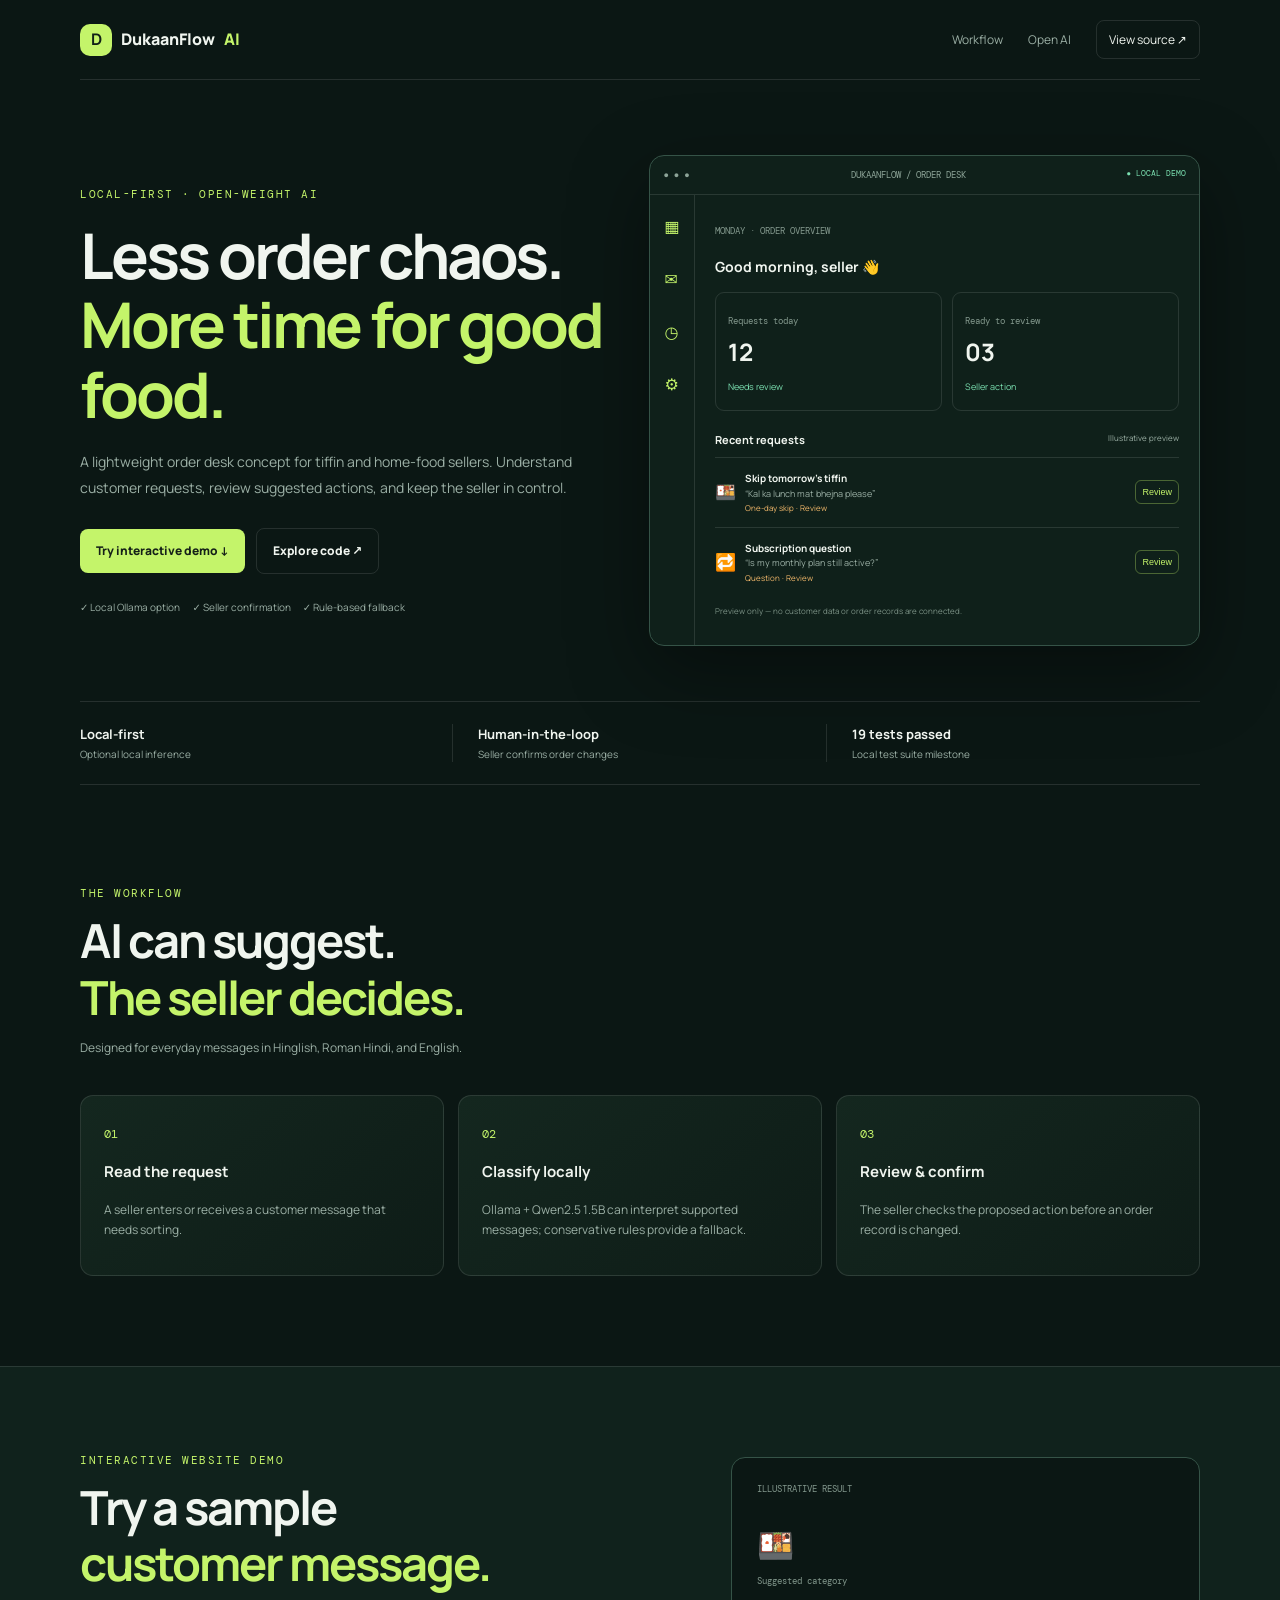
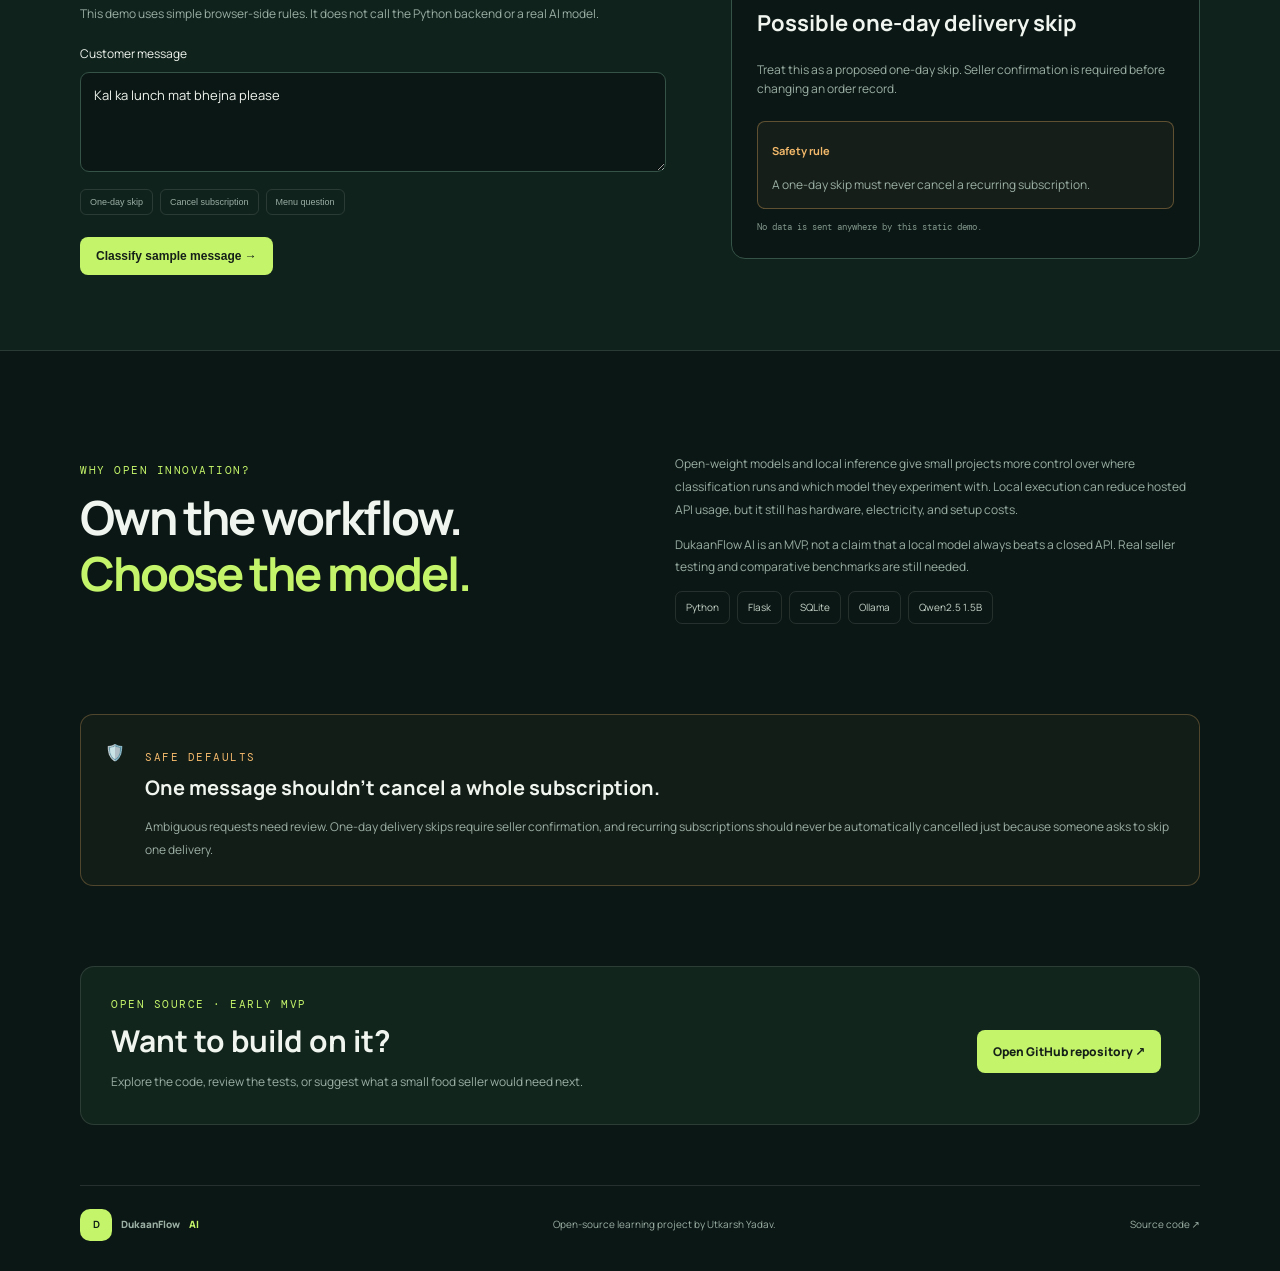
<file: docs/index.html>
<!doctype html>
<html lang="en"><head><meta charset="utf-8"><meta name="viewport" content="width=device-width,initial-scale=1"><meta name="theme-color" content="#0b1714"><meta name="description" content="Local-first AI order desk concept for tiffin and home-food sellers."><title>DukaanFlow AI — Order Desk</title><link rel="stylesheet" href="styles.css"></head>
<body><nav class="nav wrap"><a class="brand" href="#"><b>D</b>DukaanFlow <em>AI</em></a><div><a href="#workflow">Workflow</a><a href="#open">Open AI</a><a class="source" href="https://github.com/utkarshydv27/DukaanFlow-AI" target="_blank" rel="noreferrer">View source ↗</a></div></nav>
<main><section class="hero wrap"><div><p class="eyebrow">LOCAL-FIRST · OPEN-WEIGHT AI</p><h1>Less order chaos.<br><span>More time for good food.</span></h1><p class="lead">A lightweight order desk concept for tiffin and home-food sellers. Understand customer requests, review suggested actions, and keep the seller in control.</p><a class="btn" href="#demo">Try interactive demo ↓</a> <a class="btn secondary" href="https://github.com/utkarshydv27/DukaanFlow-AI" target="_blank" rel="noreferrer">Explore code ↗</a><p class="checks">✓ Local Ollama option　 ✓ Seller confirmation　 ✓ Rule-based fallback</p></div>
<div class="mock"><div class="bar"><span>● ● ●</span> DUKAANFLOW / ORDER DESK <small>● LOCAL DEMO</small></div><div class="mockbody"><aside>▦<br><br>✉<br><br>◷<br><br>⚙</aside><div class="dash"><small>MONDAY · ORDER OVERVIEW</small><h3>Good morning, seller 👋</h3><div class="stats"><div><small>Requests today</small><strong>12</strong><span>Needs review</span></div><div><small>Ready to review</small><strong>03</strong><span>Seller action</span></div></div><h4>Recent requests <small>Illustrative preview</small></h4><article>🍱 <div><b>Skip tomorrow's tiffin</b><small>“Kal ka lunch mat bhejna please”</small><label>One-day skip · Review</label></div><button data-fill="Kal ka lunch mat bhejna please">Review</button></article><article>🔁 <div><b>Subscription question</b><small>“Is my monthly plan still active?”</small><label>Question · Review</label></div><button data-fill="Is my monthly plan still active?">Review</button></article><p class="fine">Preview only — no customer data or order records are connected.</p></div></div></div></section>
<section class="metrics wrap"><div><b>Local-first</b><small>Optional local inference</small></div><div><b>Human-in-the-loop</b><small>Seller confirms order changes</small></div><div><b>19 tests passed</b><small>Local test suite milestone</small></div></section>
<section id="workflow" class="section wrap"><p class="eyebrow">THE WORKFLOW</p><h2>AI can suggest.<br><span>The seller decides.</span></h2><p class="muted">Designed for everyday messages in Hinglish, Roman Hindi, and English.</p><div class="steps"><article><i>01</i><h3>Read the request</h3><p>A seller enters or receives a customer message that needs sorting.</p></article><article><i>02</i><h3>Classify locally</h3><p>Ollama + Qwen2.5 1.5B can interpret supported messages; conservative rules provide a fallback.</p></article><article><i>03</i><h3>Review & confirm</h3><p>The seller checks the proposed action before an order record is changed.</p></article></div></section>
<section id="demo" class="demo"><div class="wrap demo-grid"><div><p class="eyebrow">INTERACTIVE WEBSITE DEMO</p><h2>Try a sample<br><span>customer message.</span></h2><p class="muted">This demo uses simple browser-side rules. It does not call the Python backend or a real AI model.</p><label for="message">Customer message</label><textarea id="message" rows="4">Kal ka lunch mat bhejna please</textarea><div class="chips"><button data-sample="Kal ka lunch mat bhejna please">One-day skip</button><button data-sample="Mera monthly tiffin subscription band kar do">Cancel subscription</button><button data-sample="Aaj ka menu kya hai?">Menu question</button></div><button id="analyze" class="btn">Classify sample message →</button></div><div class="result"><small>ILLUSTRATIVE RESULT</small><div id="icon">🍱</div><small>Suggested category</small><h3 id="title">Possible one-day delivery skip</h3><p id="desc">Seller confirmation is required before changing an order record.</p><blockquote><b>Safety rule</b><p id="rule">A one-day skip must not cancel a recurring subscription.</p></blockquote><small>No data is sent anywhere by this static demo.</small></div></div></section>
<section id="open" class="section wrap split"><div><p class="eyebrow">WHY OPEN INNOVATION?</p><h2>Own the workflow.<br><span>Choose the model.</span></h2></div><div><p class="muted">Open-weight models and local inference give small projects more control over where classification runs and which model they experiment with. Local execution can reduce hosted API usage, but it still has hardware, electricity, and setup costs.</p><p class="muted">DukaanFlow AI is an MVP, not a claim that a local model always beats a closed API. Real seller testing and comparative benchmarks are still needed.</p><div class="pills"><span>Python</span><span>Flask</span><span>SQLite</span><span>Ollama</span><span>Qwen2.5 1.5B</span></div></div></section>
<section class="safety wrap"><div>🛡️</div><div><p class="eyebrow">SAFE DEFAULTS</p><h3>One message shouldn't cancel a whole subscription.</h3><p class="muted">Ambiguous requests need review. One-day delivery skips require seller confirmation, and recurring subscriptions should never be automatically cancelled just because someone asks to skip one delivery.</p></div></section>
<section class="cta wrap"><div><p class="eyebrow">OPEN SOURCE · EARLY MVP</p><h2>Want to build on it?</h2><p class="muted">Explore the code, review the tests, or suggest what a small food seller would need next.</p></div><a class="btn" href="https://github.com/utkarshydv27/DukaanFlow-AI" target="_blank" rel="noreferrer">Open GitHub repository ↗</a></section></main><footer class="wrap footer"><a class="brand" href="#"><b>D</b>DukaanFlow <em>AI</em></a><span>Open-source learning project by Utkarsh Yadav.</span><a href="https://github.com/utkarshydv27/DukaanFlow-AI">Source code ↗</a></footer><script src="script.js"></script></body></html>
</file>
<file: docs/styles.css>
@import url('https://fonts.googleapis.com/css2?family=DM+Mono:wght@400;500&family=Manrope:wght@400;500;600;700;800&display=swap');:root{--bg:#0b1714;--text:#f0f5ef;--muted:#9bafa5;--line:#ffffff1c;--lime:#c4f46a;--mint:#7be0b1;--orange:#f2b86b}*{box-sizing:border-box}html{scroll-behavior:smooth}body{margin:0;background:var(--bg);color:var(--text);font-family:Manrope,system-ui,sans-serif;line-height:1.65}a{color:inherit;text-decoration:none}.wrap{width:min(1120px,calc(100% - 36px));margin:auto}.nav{height:80px;display:flex;justify-content:space-between;align-items:center;border-bottom:1px solid var(--line)}.brand{display:flex;gap:9px;align-items:center;font-weight:800}.brand b{display:grid;place-items:center;background:var(--lime);color:#102016;width:32px;height:32px;border-radius:10px}.brand em{color:var(--lime);font-style:normal}.nav>div{display:flex;align-items:center;gap:25px;color:var(--muted);font-size:12px}.source{border:1px solid var(--line);border-radius:8px;padding:9px 12px;color:var(--text)}.hero{padding:75px 0 55px;display:grid;grid-template-columns:1fr 1.05fr;gap:45px;align-items:center}.eyebrow{font:11px 'DM Mono',monospace;letter-spacing:1.5px;color:var(--lime)}h1{font-size:clamp(40px,5vw,63px);line-height:1.1;letter-spacing:-3px;margin:20px 0}h1 span,h2 span{color:var(--lime)}.lead{color:var(--muted);font-size:14px;line-height:1.9}.btn{display:inline-block;background:var(--lime);color:#152018;border:0;border-radius:8px;padding:12px 16px;font-size:12px;font-weight:800;cursor:pointer;margin:12px 8px 0 0}.secondary{background:transparent;color:var(--text);border:1px solid var(--line)}.checks{color:var(--muted);font-size:10px;margin-top:25px}.mock{background:#0f201a;border:1px solid #355347;border-radius:15px;overflow:hidden;box-shadow:0 25px 80px #0006}.bar{padding:13px;border-bottom:1px solid var(--line);font:9px 'DM Mono',monospace;color:#8da498;display:flex;justify-content:space-between}.bar small{color:var(--mint)}.mockbody{display:flex}.mockbody aside{width:45px;border-right:1px solid var(--line);padding:18px 14px;color:var(--lime)}.dash{padding:20px;flex:1;min-width:0}.dash>small,.stats small,.result>small{font:9px 'DM Mono',monospace;color:#83988d}.dash h3{font-size:14px}.stats{display:grid;grid-template-columns:1fr 1fr;gap:10px}.stats>div{border:1px solid var(--line);border-radius:9px;padding:12px}.stats strong{display:block;font-size:24px}.stats span{font-size:9px;color:var(--mint)}.dash h4{display:flex;justify-content:space-between;font-size:11px;margin:20px 0 8px}.dash h4 small{font-size:8px;color:var(--muted);font-weight:400}.dash article{display:flex;align-items:center;gap:9px;border-top:1px solid var(--line);padding:12px 0;font-size:17px}.dash article div{flex:1;min-width:0}.dash article b,.dash article small,.dash article label{display:block}.dash article b{font-size:10px}.dash article small{font-size:9px;color:var(--muted)}.dash article label{font-size:8px;color:var(--orange)}.dash button,.chips button{background:transparent;border:1px solid #c4f46a55;color:var(--lime);border-radius:6px;padding:6px;font-size:9px;cursor:pointer}.fine{font-size:8px;color:#7c9286}.metrics{border-block:1px solid var(--line);display:grid;grid-template-columns:repeat(3,1fr);padding:22px 0}.metrics div{border-right:1px solid var(--line);padding-left:25px}.metrics div:first-child{padding-left:0}.metrics div:last-child{border:0}.metrics b,.metrics small{display:block}.metrics b{font-size:13px}.metrics small{font-size:10px;color:var(--muted)}.section{padding:90px 0}.section h2,.demo h2{font-size:clamp(32px,4vw,47px);line-height:1.2;letter-spacing:-2px;margin:12px 0}.muted{color:var(--muted);font-size:12px;line-height:1.9}.steps{display:grid;grid-template-columns:repeat(3,1fr);gap:14px;margin-top:35px}.steps article{background:linear-gradient(140deg,#14271f,#0e1c17);border:1px solid var(--line);border-radius:13px;padding:23px}.steps i{color:var(--lime);font:12px 'DM Mono',monospace}.steps h3{font-size:15px}.steps p{color:var(--muted);font-size:12px}.demo{padding:75px 0;background:#10221c;border-block:1px solid var(--line)}.demo-grid{display:grid;grid-template-columns:1fr .8fr;gap:65px;align-items:center}.demo label{display:block;font-size:12px;margin:18px 0 8px}.demo textarea{width:100%;background:var(--bg);border:1px solid #355347;border-radius:9px;color:var(--text);padding:13px;font:13px Manrope;resize:vertical}.chips{display:flex;flex-wrap:wrap;gap:7px;margin:10px 0}.chips button{border-color:var(--line);color:var(--muted);padding:7px 9px}.result{background:var(--bg);border:1px solid #355347;border-radius:14px;padding:25px}.result>small{display:block}.result #icon{font-size:30px;margin:25px 0 5px}.result h3{font-size:22px;line-height:1.3} .result p{font-size:12px;color:var(--muted)}blockquote{margin:22px 0 12px;padding:14px;border:1px solid #f2b86b55;background:#f2b86b0b;border-radius:8px}blockquote b{font-size:11px;color:var(--orange)}blockquote p{margin-bottom:0}.split{display:grid;grid-template-columns:1fr 1fr;gap:70px;align-items:center}.pills{display:flex;gap:7px;flex-wrap:wrap}.pills span{border:1px solid var(--line);border-radius:7px;padding:7px 10px;font-size:10px;color:#c5d4ca}.safety{display:flex;gap:20px;padding:24px;border:1px solid #f2b86b44;border-radius:13px;background:#f2b86b09;margin-bottom:80px}.safety h3{font-size:20px;margin:7px 0}.safety .eyebrow{color:var(--orange)}.safety p{margin-bottom:0}.cta{display:flex;align-items:center;justify-content:space-between;gap:25px;padding:30px;border:1px solid var(--line);border-radius:14px;background:#12251d;margin-bottom:60px}.cta h2{font-size:30px;margin:5px 0}.cta p{margin:0}.footer{display:flex;align-items:center;justify-content:space-between;gap:15px;border-top:1px solid var(--line);padding:23px 0 30px;color:var(--muted);font-size:10px}@media(max-width:800px){.hero,.demo-grid,.split{grid-template-columns:1fr}.hero{gap:35px}.metrics div{padding-left:12px}.nav>div{gap:12px}.demo-grid{gap:30px}}@media(max-width:560px){.nav{height:68px}.nav>div>a:not(.source){display:none}.hero{padding:45px 0}.metrics{grid-template-columns:1fr;gap:13px}.metrics div,.metrics div:first-child{padding:0;border:0}.section{padding:60px 0}.steps{grid-template-columns:1fr}.demo{padding:60px 0}.safety{margin-bottom:55px}.cta,.footer{align-items:flex-start;flex-direction:column}.dash{padding:12px}.dash article small{max-width:160px}.bar{font-size:7px}}
</file>
